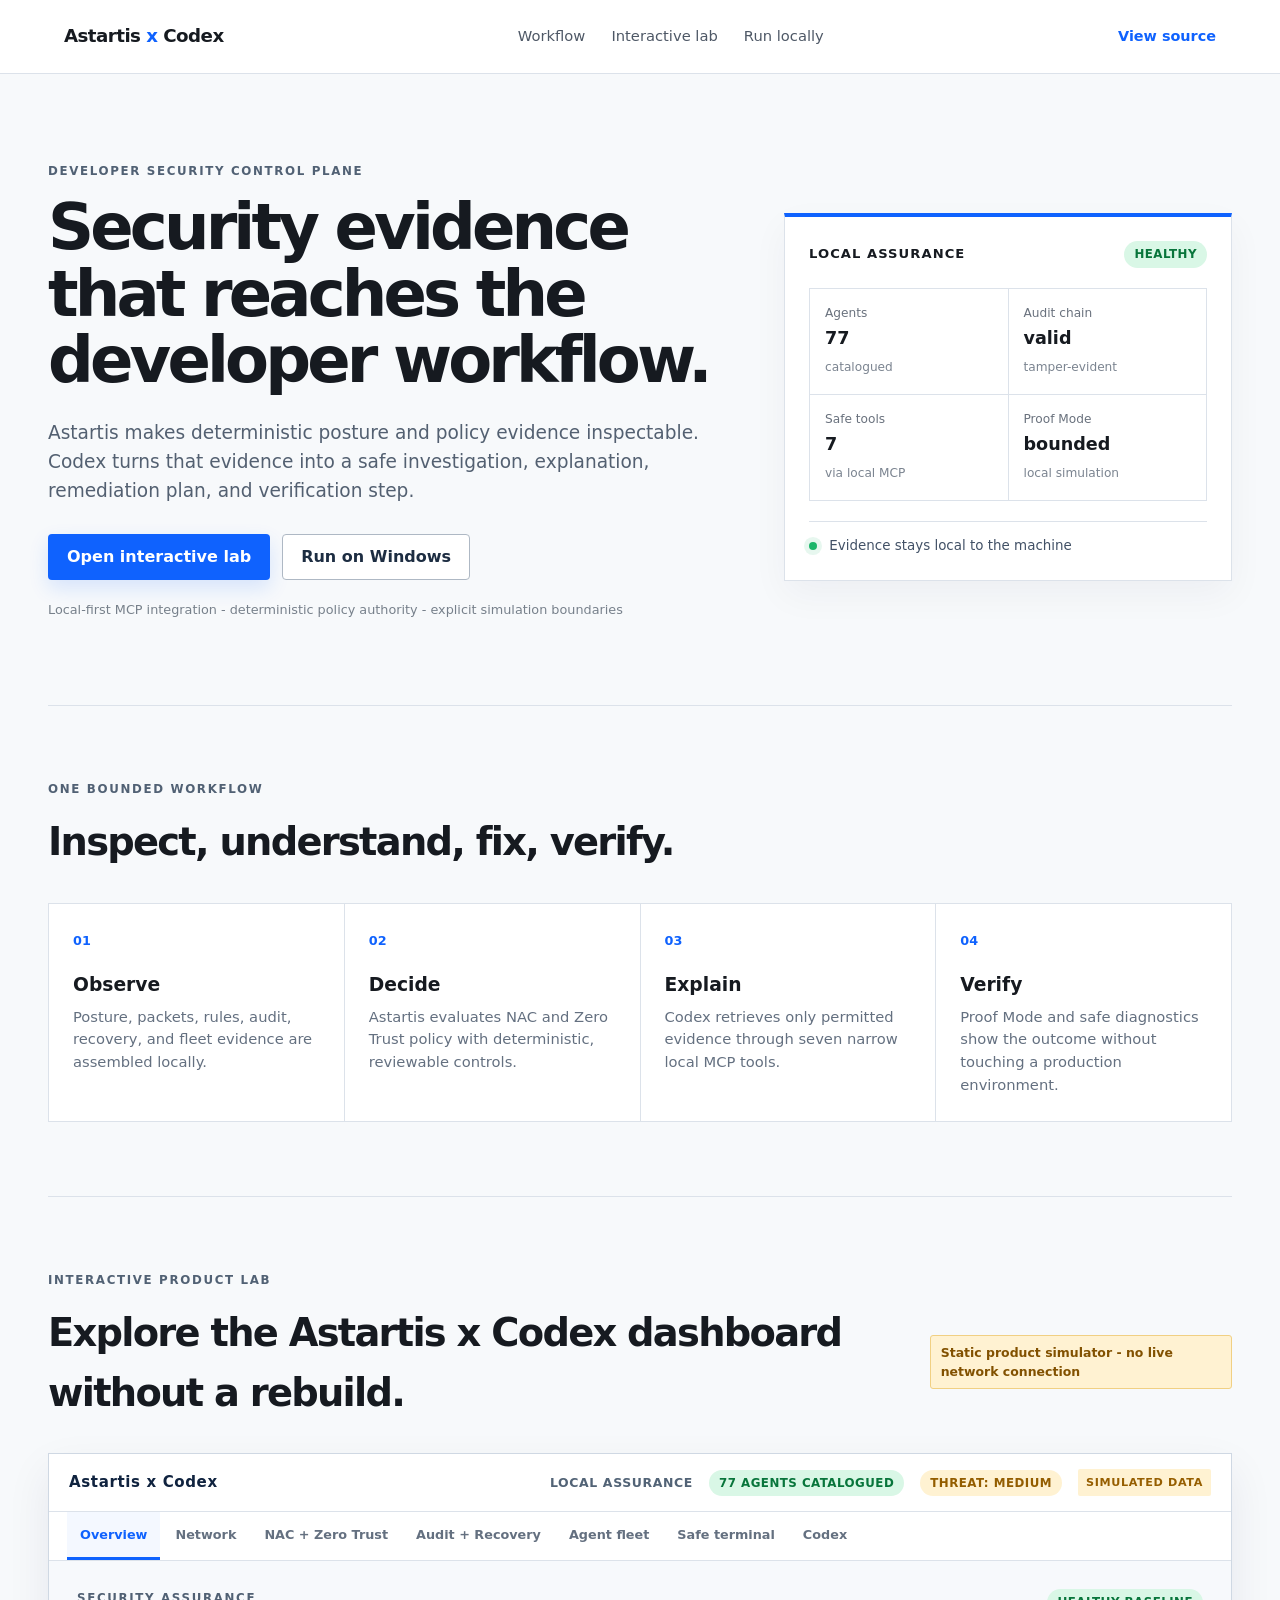
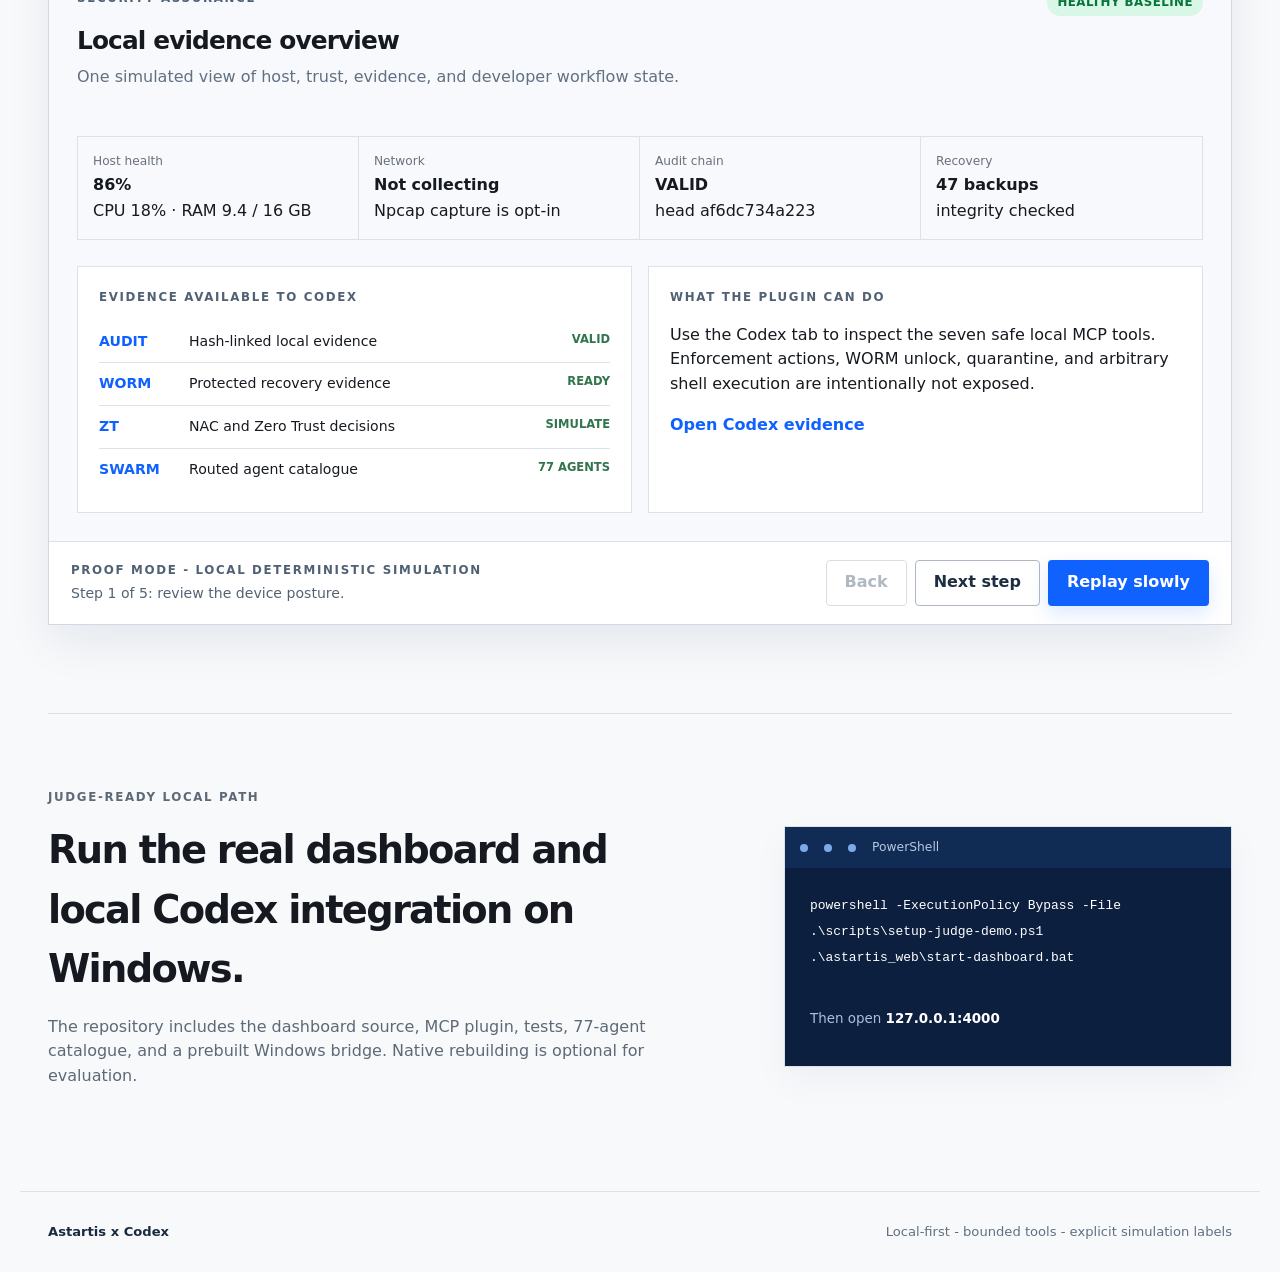
<file: site/index.html>
<!doctype html>
<html lang="en">
  <head>
    <meta charset="utf-8" />
    <meta name="viewport" content="width=device-width, initial-scale=1" />
    <meta name="description" content="Astartis x Codex - evidence-led developer security control plane." />
    <title>Astartis x Codex | Developer security evidence</title>
    <link rel="stylesheet" href="styles.css" />
  </head>
  <body>
    <header class="topbar">
      <a class="brand" href="#top" aria-label="Astartis x Codex home">Astartis <span>x</span> Codex</a>
      <nav aria-label="Main navigation"><a href="#workflow">Workflow</a><a href="#lab">Interactive lab</a><a href="#run">Run locally</a></nav>
      <a class="top-link" href="https://github.com/Excelbl42e/Astartis-codex-control-plane">View source</a>
    </header>
    <main id="top">
      <section class="hero grid">
        <div class="hero-copy">
          <p class="eyebrow">Developer security control plane</p>
          <h1>Security evidence that reaches the developer workflow.</h1>
          <p class="lead">Astartis makes deterministic posture and policy evidence inspectable. Codex turns that evidence into a safe investigation, explanation, remediation plan, and verification step.</p>
          <div class="actions"><a class="button primary" href="#lab">Open interactive lab</a><a class="button secondary" href="#run">Run on Windows</a></div>
          <p class="fine-print">Local-first MCP integration - deterministic policy authority - explicit simulation boundaries</p>
        </div>
        <aside class="hero-panel" aria-label="Astartis system status">
          <div class="panel-heading"><span>Local assurance</span><span class="status good">healthy</span></div>
          <div class="signal-grid"><div><small>Agents</small><strong>77</strong><span>catalogued</span></div><div><small>Audit chain</small><strong>valid</strong><span>tamper-evident</span></div><div><small>Safe tools</small><strong>7</strong><span>via local MCP</span></div><div><small>Proof Mode</small><strong>bounded</strong><span>local simulation</span></div></div>
          <div class="evidence-line"><span class="pulse"></span> Evidence stays local to the machine</div>
        </aside>
      </section>

      <section id="workflow" class="section">
        <p class="eyebrow">One bounded workflow</p><h2>Inspect, understand, fix, verify.</h2>
        <div class="steps"><article><span>01</span><h3>Observe</h3><p>Posture, packets, rules, audit, recovery, and fleet evidence are assembled locally.</p></article><article><span>02</span><h3>Decide</h3><p>Astartis evaluates NAC and Zero Trust policy with deterministic, reviewable controls.</p></article><article><span>03</span><h3>Explain</h3><p>Codex retrieves only permitted evidence through seven narrow local MCP tools.</p></article><article><span>04</span><h3>Verify</h3><p>Proof Mode and safe diagnostics show the outcome without touching a production environment.</p></article></div>
      </section>

      <section id="lab" class="section lab-section">
        <div class="section-heading"><div><p class="eyebrow">Interactive product lab</p><h2>Explore the Astartis x Codex dashboard without a rebuild.</h2></div><div class="simulation-label">Static product simulator - no live network connection</div></div>
        <div class="sim-console">
          <div class="sim-topbar"><strong>Astartis x Codex</strong><span>LOCAL ASSURANCE</span><span class="status good">77 agents catalogued</span><span class="status warning">threat: medium</span><span class="sim-pill">SIMULATED DATA</span></div>
          <div class="sim-tabs" role="tablist" aria-label="Dashboard views"><button class="sim-tab active" data-view="overview">Overview</button><button class="sim-tab" data-view="network">Network</button><button class="sim-tab" data-view="trust">NAC + Zero Trust</button><button class="sim-tab" data-view="audit">Audit + Recovery</button><button class="sim-tab" data-view="agents">Agent fleet</button><button class="sim-tab" data-view="terminal">Safe terminal</button><button class="sim-tab" data-view="codex">Codex</button></div>
          <div id="dashboard-view" class="dashboard-view" aria-live="polite"></div>
          <div class="proof-dock"><div><p class="eyebrow">Proof Mode - local deterministic simulation</p><p id="proof-summary">Step 1 of 5: review the device posture.</p></div><div class="proof-actions"><button id="proof-back" class="button ghost">Back</button><button id="proof-next" class="button secondary">Next step</button><button id="replay" class="button primary">Replay slowly</button></div></div>
        </div>
      </section>

      <section id="run" class="section run-section grid"><div><p class="eyebrow">Judge-ready local path</p><h2>Run the real dashboard and local Codex integration on Windows.</h2><p>The repository includes the dashboard source, MCP plugin, tests, 77-agent catalogue, and a prebuilt Windows bridge. Native rebuilding is optional for evaluation.</p></div><div class="terminal-card" aria-label="PowerShell quick start"><div class="terminal-top"><span></span><span></span><span></span><p>PowerShell</p></div><code>powershell -ExecutionPolicy Bypass -File .\scripts\setup-judge-demo.ps1<br />.\astartis_web\start-dashboard.bat</code><p>Then open <strong>127.0.0.1:4000</strong></p></div></section>
    </main>
    <footer><span>Astartis x Codex</span><span>Local-first - bounded tools - explicit simulation labels</span></footer>
    <script src="app.js"></script>
  </body>
</html>
</file>
<file: site/styles.css>
:root { --ink:#161a20; --muted:#69717d; --line:#dce2ea; --paper:#f7f9fb; --blue:#0f62fe; --navy:#0c1f3f; --mint:#d9f7e6; --green:#198754; --amber:#e39b06; --red:#c83c4a; }
* { box-sizing:border-box; }
html { scroll-behavior:smooth; }
body { margin:0; background:var(--paper); color:var(--ink); font-family:Inter, ui-sans-serif, system-ui, -apple-system, BlinkMacSystemFont, "Segoe UI", sans-serif; line-height:1.55; }
a { color:inherit; text-decoration:none; }
.topbar { height:74px; display:flex; align-items:center; justify-content:space-between; padding:0 max(5vw, 28px); background:#fff; border-bottom:1px solid var(--line); position:sticky; top:0; z-index:4; }
.brand { font-weight:760; font-size:1.14rem; letter-spacing:-.03em; }.brand span { color:var(--blue); }.topbar nav { display:flex; gap:26px; color:#4e5866; font-size:.92rem; }.top-link { color:var(--blue); font-weight:700; font-size:.9rem; }
main { max-width:1240px; margin:auto; padding:0 28px; }.grid { display:grid; grid-template-columns:1.2fr .8fr; gap:64px; align-items:center; }
.hero { padding:88px 0 72px; }.eyebrow { font-size:.74rem; font-weight:800; letter-spacing:.14em; text-transform:uppercase; color:#516174; margin:0 0 14px; }.hero h1 { font-size:clamp(2.6rem, 5vw, 4.7rem); letter-spacing:-.06em; line-height:1.04; margin:0; max-width:800px; }.lead { font-size:1.16rem; color:#536071; max-width:720px; margin:25px 0; }.actions { display:flex; flex-wrap:wrap; gap:12px; margin-top:29px; }.button { display:inline-flex; justify-content:center; align-items:center; border:1px solid transparent; border-radius:4px; min-height:46px; padding:0 18px; cursor:pointer; font:inherit; font-weight:750; }.primary { background:var(--blue); color:#fff; box-shadow:0 8px 20px #0f62fe24; }.secondary { border-color:#aeb8c4; background:#fff; color:#1d2d42; }.fine-print { color:#77808b; font-size:.8rem; margin-top:20px; }
.hero-panel,.lab-shell,.terminal-card { background:#fff; border:1px solid var(--line); box-shadow:0 14px 35px #10203d0b; }.hero-panel { padding:24px; border-top:4px solid var(--blue); }.panel-heading,.lab-title-row,.section-heading,.audit-strip,.terminal-top,footer { display:flex; justify-content:space-between; align-items:center; gap:16px; }.panel-heading { font-size:.82rem; font-weight:800; text-transform:uppercase; letter-spacing:.08em; }.status { border-radius:999px; padding:4px 10px; font-size:.74rem; font-weight:800; text-transform:uppercase; letter-spacing:.04em; }.good { background:#d9f7e6; color:#08753b; }.warning { background:#fff2d2; color:#935d00; }.danger { background:#fde4e7; color:#a52334; }.signal-grid { display:grid; grid-template-columns:1fr 1fr; gap:1px; background:var(--line); border:1px solid var(--line); margin:20px 0; }.signal-grid div { background:#fff; padding:15px; }.signal-grid small,.metric small { display:block; color:var(--muted); font-size:.76rem; }.signal-grid strong,.metric strong { display:block; margin:2px 0; font-size:1.1rem; }.signal-grid span { color:#7b8490; font-size:.76rem; }.evidence-line { border-top:1px solid var(--line); padding-top:14px; font-size:.84rem; color:#425166; }.pulse { display:inline-block; width:8px; height:8px; margin-right:8px; background:#1db66b; border-radius:50%; box-shadow:0 0 0 5px #1db66b1b; }
.section { padding:74px 0; border-top:1px solid var(--line); }.section h2 { font-size:clamp(1.9rem, 3vw, 3rem); letter-spacing:-.045em; margin:0 0 31px; }.steps { display:grid; grid-template-columns:repeat(4, 1fr); gap:1px; background:var(--line); border:1px solid var(--line); }.steps article { padding:24px; background:#fff; }.steps span { color:var(--blue); font-weight:800; font-size:.8rem; }.steps h3 { margin:17px 0 7px; }.steps p { color:#647080; font-size:.92rem; margin:0; }
.lab-section { padding-bottom:88px; }.simulation-label { background:#fff2d2; color:#825100; border:1px solid #f1d083; border-radius:3px; padding:7px 10px; font-size:.78rem; font-weight:700; }.lab-shell { display:grid; grid-template-columns:255px 1fr; min-height:455px; }.lab-rail { padding:20px; border-right:1px solid var(--line); background:#f9fbfd; }.lab-rail p { color:#5d6978; font-size:.82rem; margin:0 0 17px; }.stage { display:flex; align-items:center; width:100%; gap:10px; padding:11px 8px; border:0; border-left:3px solid transparent; background:transparent; text-align:left; color:#697685; cursor:pointer; font:inherit; font-size:.87rem; }.stage span { font-weight:800; color:#91a0af; font-size:.73rem; }.stage.active { border-left-color:var(--blue); background:#edf4ff; color:#10233f; font-weight:760; }.replay { width:100%; margin-top:24px; font-size:.86rem; }.lab-main { padding:35px; }.lab-title-row { align-items:start; }.lab-title-row h3 { font-size:1.6rem; letter-spacing:-.035em; margin:0; }.lab-description { color:#5e6977; max-width:760px; }.metric-grid { display:grid; grid-template-columns:repeat(4, 1fr); border:1px solid var(--line); margin:26px 0; }.metric { min-height:87px; padding:15px; border-right:1px solid var(--line); }.metric:last-child { border:0; }.metric strong { font-size:1rem; overflow-wrap:anywhere; }.explanation { border-left:3px solid var(--blue); padding:5px 0 5px 16px; color:#4e5d6c; }.explanation .eyebrow { margin-bottom:4px; }.explanation p:last-child { margin:0; }.audit-strip { margin-top:24px; padding:13px 0; border-top:1px solid var(--line); color:#536273; font-size:.86rem; }.audit-strip #sim-label { margin-left:auto; color:#965e00; font-size:.72rem; font-weight:850; letter-spacing:.08em; }
.run-section { padding-bottom:86px; }.run-section h2 { max-width:600px; margin-bottom:15px; }.run-section p { color:#5e6977; }.terminal-card { background:var(--navy); color:#dcecff; overflow:hidden; }.terminal-top { padding:11px 15px; background:#102b54; }.terminal-top span { width:8px; height:8px; border-radius:50%; background:#80a9eb; }.terminal-top p { margin:0 auto 0 0; color:#b6c8e3; font-size:.77rem; }.terminal-card code { display:block; padding:25px; color:#fff; font-size:.81rem; line-height:2; }.terminal-card > p { padding:0 25px 22px; color:#adbfda; font-size:.84rem; }.terminal-card strong { color:#fff; } footer { max-width:1240px; margin:auto; padding:30px 28px; border-top:1px solid var(--line); color:#627080; font-size:.82rem; } footer span:first-child { color:#192b40; font-weight:800; }
@media (max-width:850px) { .topbar nav { display:none; }.grid { grid-template-columns:1fr; gap:28px; }.hero { padding:60px 0; }.steps { grid-template-columns:1fr 1fr; }.lab-shell { grid-template-columns:1fr; }.lab-rail { border-right:0; border-bottom:1px solid var(--line); }.lab-rail .stage { display:inline-flex; width:auto; margin-right:5px; }.metric-grid { grid-template-columns:1fr 1fr; }.metric:nth-child(2) { border-right:0; }.metric:nth-child(-n+2) { border-bottom:1px solid var(--line); }.section-heading { align-items:start; flex-direction:column; } }
@media (max-width:520px) { main { padding:0 18px; }.topbar { padding:0 18px; }.top-link { display:none; }.steps,.metric-grid { grid-template-columns:1fr; }.metric { border-right:0; border-bottom:1px solid var(--line); }.metric:last-child { border-bottom:0; }.lab-main { padding:24px; }.lab-rail .stage { width:100%; }.hero h1 { font-size:2.65rem; } footer { align-items:start; flex-direction:column; padding:25px 18px; } }

/* Interactive dashboard lab */
.sim-console { background:#f7f9fc; border:1px solid #cfd8e3; box-shadow:0 18px 42px #10203d13; overflow:hidden; }
.sim-topbar { min-height:58px; display:flex; align-items:center; gap:16px; padding:0 20px; background:#fff; border-bottom:1px solid var(--line); font-size:.78rem; letter-spacing:.05em; }.sim-topbar strong { color:#10233f; font-size:.94rem; margin-right:auto; }.sim-topbar > span:not(.status):not(.sim-pill) { color:#526376; font-weight:800; }.sim-pill { color:#965e00; background:#fff2d2; padding:5px 8px; border-radius:2px; font-size:.7rem; font-weight:850; }
.sim-tabs { display:flex; overflow-x:auto; gap:2px; padding:0 18px; background:#fff; border-bottom:1px solid var(--line); }.sim-tab { flex:0 0 auto; min-height:48px; padding:0 13px; border:0; border-bottom:3px solid transparent; background:transparent; color:#647080; font:inherit; font-size:.8rem; font-weight:720; cursor:pointer; }.sim-tab.active { color:#0f62fe; border-bottom-color:#0f62fe; background:#f4f8ff; }
.dashboard-view { min-height:432px; padding:28px; }.view-heading { display:flex; justify-content:space-between; align-items:flex-start; gap:16px; }.view-heading h3 { margin:0; font-size:1.55rem; letter-spacing:-.035em; }.view-heading p:not(.eyebrow) { margin:5px 0 20px; color:#617082; max-width:760px; }.split-grid { display:grid; grid-template-columns:1fr 1fr; gap:16px; margin-top:18px; }.dashboard-card { padding:21px; border:1px solid var(--line); background:#fff; }.dashboard-card > p:last-child { color:#596878; }.evidence-list { margin:0; padding:0; list-style:none; }.evidence-list li { display:grid; grid-template-columns:80px 1fr auto; gap:10px; padding:10px 0; border-top:1px solid var(--line); font-size:.88rem; }.evidence-list li:first-child { border-top:0; }.evidence-list b { color:#0f62fe; }.evidence-list em { font-style:normal; color:#32754c; font-size:.72rem; font-weight:800; }.inline-action { color:#0f62fe; border:0; background:transparent; padding:0; font:inherit; font-weight:800; cursor:pointer; }
.dashboard-card label { display:block; font-size:.78rem; color:#607082; font-weight:720; margin-bottom:14px; }.dashboard-card input,.dashboard-card select { display:block; width:100%; margin-top:5px; border:1px solid #aab7c7; border-radius:3px; padding:10px; color:#17212f; background:#fff; font:inherit; }.small-note { font-size:.78rem; color:#6d7886; }.stat-stack { display:grid; grid-template-columns:1fr 1fr; gap:1px; background:var(--line); border:1px solid var(--line); margin-top:13px; }.stat-stack div { background:#fff; padding:13px; }.stat-stack span { display:block; color:#657386; font-size:.75rem; }.stat-stack strong { display:block; margin-top:3px; }
.chain-card { margin-top:18px; }.chain { display:flex; align-items:center; gap:8px; overflow-x:auto; padding:8px 0; }.chain span { flex:0 0 auto; padding:7px 10px; border:1px solid #80cba0; background:#effbf4; color:#17633c; font-size:.75rem; font-weight:750; }.chain i { width:24px; height:1px; background:#8db19c; position:relative; }.chain i::after { content:""; position:absolute; right:0; top:-3px; border-left:6px solid #8db19c; border-top:3px solid transparent; border-bottom:3px solid transparent; }
table { width:100%; border-collapse:collapse; font-size:.82rem; } th,td { text-align:left; padding:10px 7px; border-top:1px solid var(--line); } th { color:#677586; font-size:.7rem; letter-spacing:.08em; text-transform:uppercase; }.dot { display:inline-block; width:7px; height:7px; border-radius:50%; margin-right:5px; }.good-dot { background:#1db66b; }.warning-dot { background:#e3a000; }
.terminal-sim { border:1px solid #122c57; background:#091a34; color:#dcecff; }.terminal-sim pre { min-height:195px; margin:0; padding:20px; white-space:pre-wrap; font:13px/1.55 ui-monospace, SFMono-Regular, Consolas, monospace; }.terminal-buttons { display:flex; flex-wrap:wrap; gap:8px; padding:13px; background:#102b54; }.terminal-buttons button { color:#dcecff; border:1px solid #5274a3; background:transparent; padding:7px 9px; border-radius:3px; font:inherit; font-size:.78rem; cursor:pointer; }.terminal-buttons button:last-child { border-color:#c47884; color:#ffd9dd; }
.tool-grid { display:flex; flex-wrap:wrap; gap:8px; margin:18px 0; }.tool-grid span { padding:8px 10px; border:1px solid #bfd2f9; background:#f1f6ff; color:#174a98; border-radius:3px; font:12px ui-monospace, SFMono-Regular, Consolas, monospace; }.codex-prompt { border:1px solid var(--line); background:#fff; padding:21px; }.codex-prompt > p { padding:12px; margin-top:0; background:#f7f9fc; border-left:3px solid #0f62fe; color:#3e5065; }.codex-result { margin-top:16px; padding:15px; border:1px solid #c4d8ee; background:#f2f8ff; color:#344e70; font-size:.88rem; }
.proof-dock { display:flex; justify-content:space-between; align-items:center; gap:20px; padding:18px 22px; background:#fff; border-top:1px solid var(--line); }.proof-dock .eyebrow { margin-bottom:4px; }.proof-dock p:last-child { margin:0; color:#536273; font-size:.88rem; }.proof-actions { display:flex; gap:8px; flex:0 0 auto; }.ghost { color:#526376; border-color:#aeb8c4; background:#fff; }.button:disabled { opacity:.45; cursor:not-allowed; }.deny-title { color:#b22d3b; margin:4px 0 12px; font-size:1rem; }.result-list { padding-left:19px; color:#536273; }.result-list li { margin:8px 0; }
@media (max-width:850px) { .sim-topbar { flex-wrap:wrap; height:auto; padding:13px 16px; }.sim-topbar strong { width:100%; }.dashboard-view { padding:20px; }.split-grid { grid-template-columns:1fr; }.proof-dock { align-items:flex-start; flex-direction:column; }.view-heading { flex-direction:column; }.sim-tabs { padding:0 9px; } }
</file>
